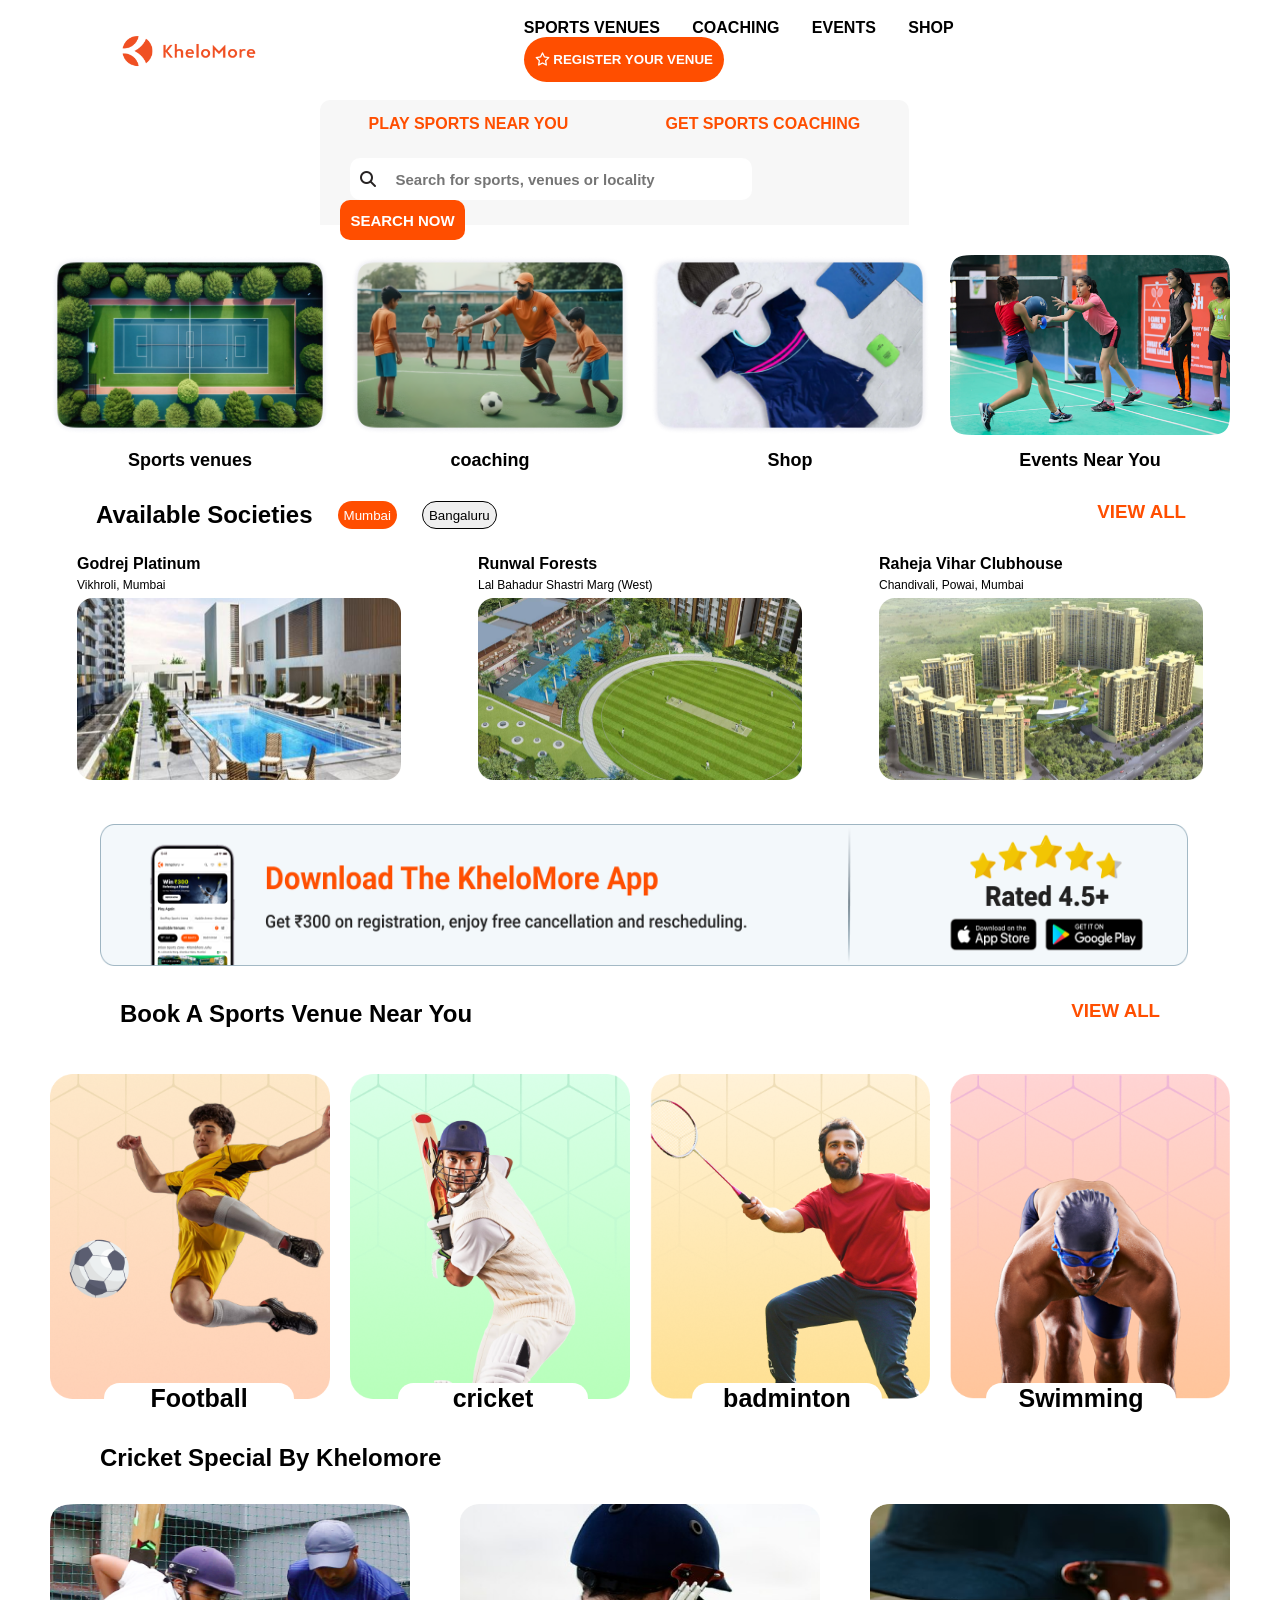
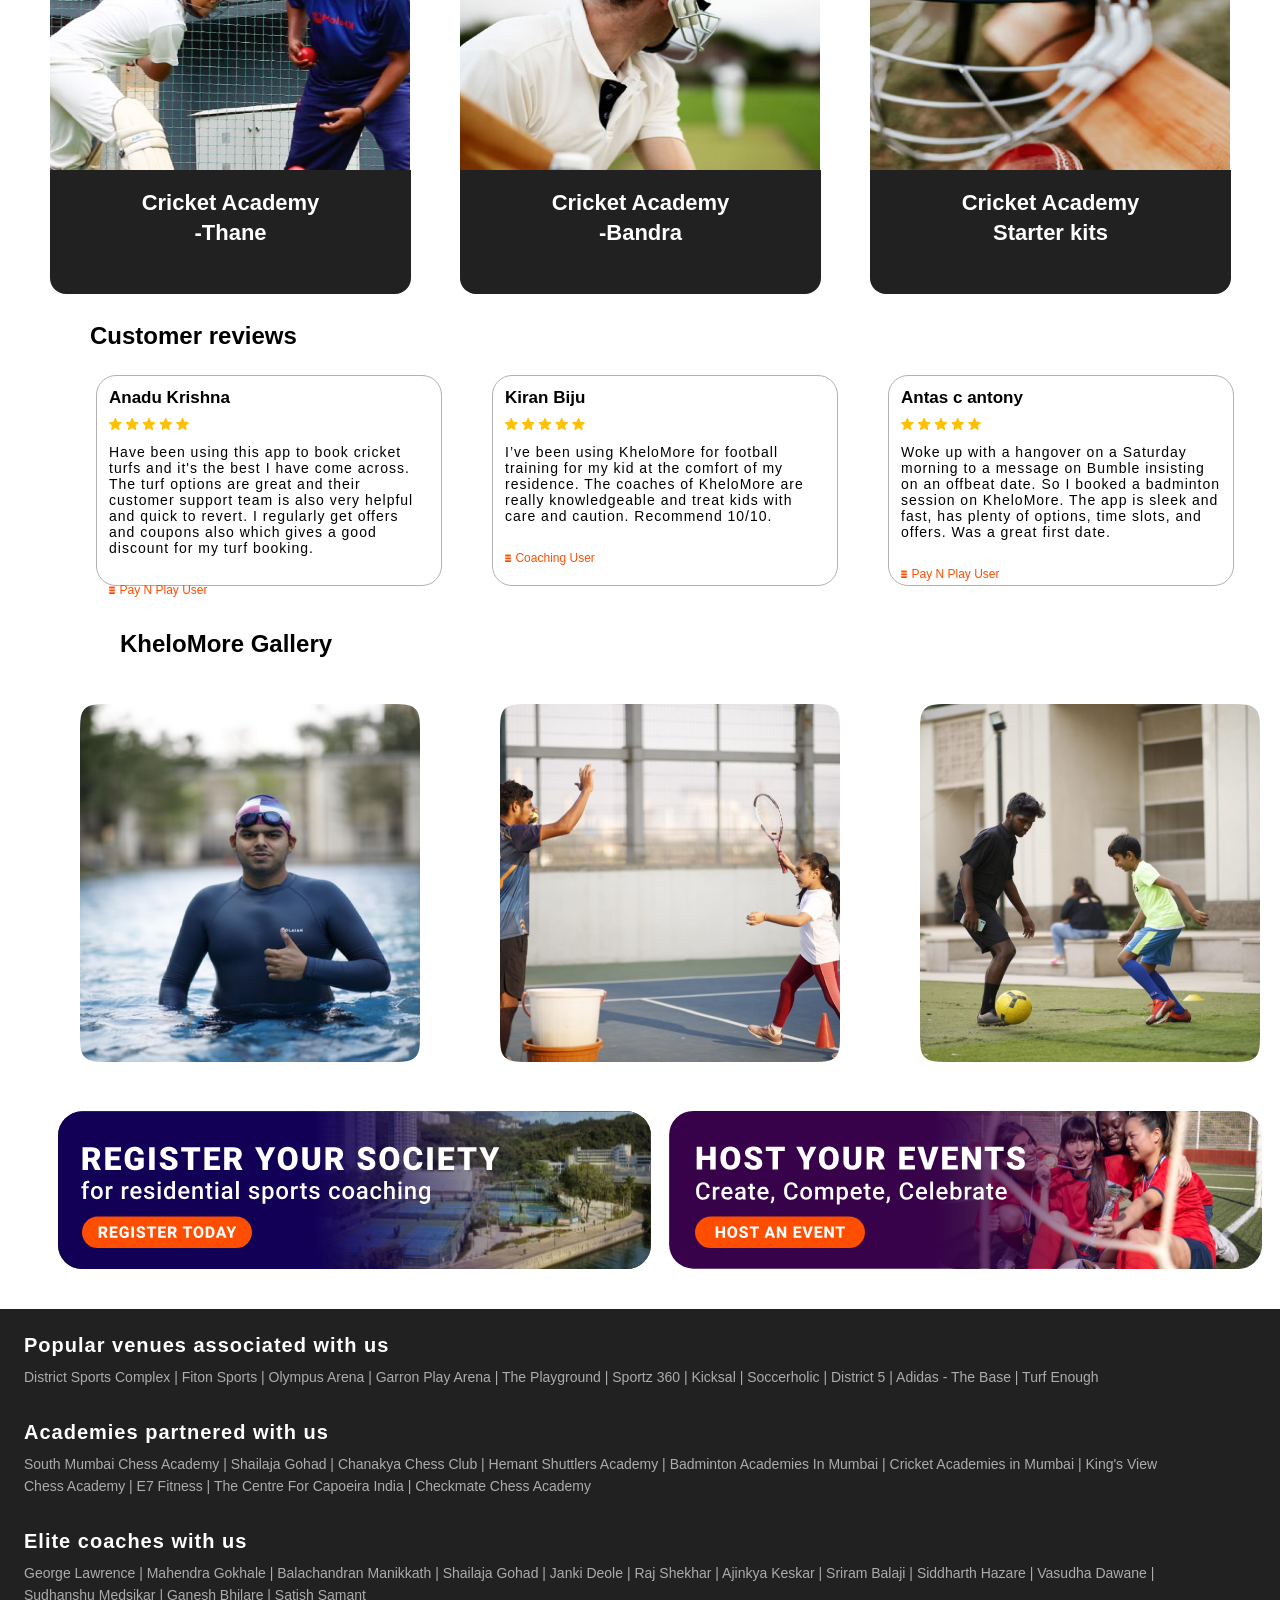
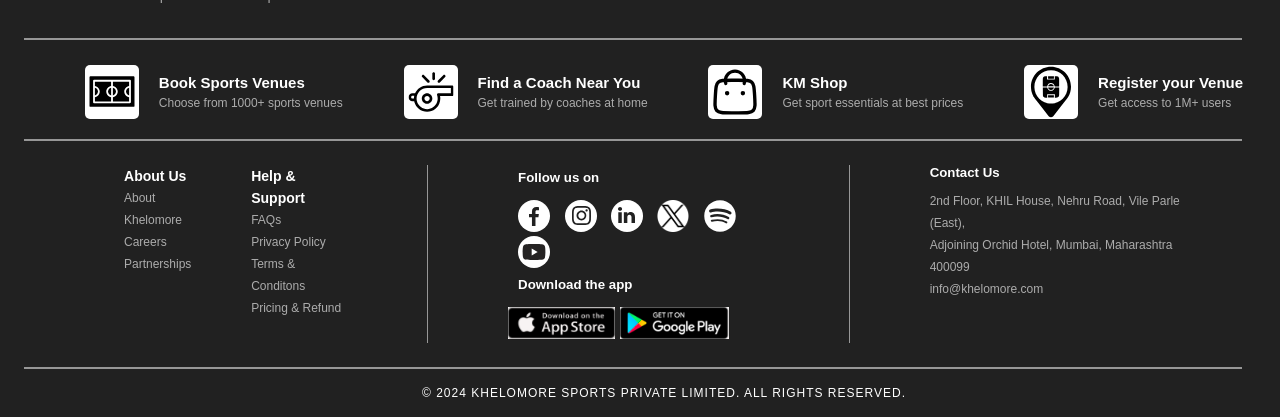
<file: index.html>
<!DOCTYPE html>
<html lang="en">

<head>
    <meta charset="UTF-8">
    <meta name="viewport" content="width=device-width, initial-scale=1.0">
    <link rel="stylesheet" href="style.css">
    <link rel="stylesheet" href="https://cdnjs.cloudflare.com/ajax/libs/font-awesome/6.7.1/css/all.min.css"
        integrity="sha512-5Hs3dF2AEPkpNAR7UiOHba+lRSJNeM2ECkwxUIxC1Q/FLycGTbNapWXB4tP889k5T5Ju8fs4b1P5z/iB4nMfSQ=="
        crossorigin="anonymous" referrerpolicy="no-referrer" />
        <link rel="shortcut icon" type="x-icon" href="https://play-lh.googleusercontent.com/2mEzRJQceju1TMzs6WI_1rLDYjkfHWMY2HbHe16J5brapGnkLaJz7J-d10Swc6V0SLo">
    <title>khelomore</title>
</head>

<body>
    <header>
        <div class="nav-bar">
            <div class="nav-logo">
                <div class="logo"></div>
            </div>
            <div class="booking-opt">
                <p>SPORTS VENUES</p>
                <p>COACHING</p>
                <p>EVENTS</p>
                <p>SHOP</p>
                <p><button><i class="fa-regular fa-star"></i> REGISTER YOUR VENUE</button></p>
            </div>
        </div>
    </header>
    <section>
        <div class="panal">
            <div class="select-panal">
                <p>play sports near you</p>
                <p>get sports coaching</p>
            </div>
            <div class="search-panal">
                <i class="fa-solid fa-magnifying-glass"></i>
                <input placeholder="Search for sports, venues or locality" class="search-input">
                <button>search now</button>
            </div>
        </div>

        <!-- first section -->
        <div class="content">

            <div class="content-box">
                <img class="content-img" src="kelomoreimg/sports venues.png" alt="venues">
                <p>Sports venues</p>
            </div>
            <div class="content-box">
                <img class="content-img" src="kelomoreimg/coaching.png" alt="coaching">
                <p>coaching</p>
            </div>
            <div class="content-box">
                <img class="content-img" src="kelomoreimg/Shop.png" alt="shop">
                <p>Shop</p>
            </div>
            <div class="content-box">
                <img class="content-img" src="kelomoreimg/event desk.png" alt="event">
                <p>Events Near You</p>
            </div>
        </div>
        <!-- available societies -->
        <div class="places">
            <div class="available-places">
                <h2>Available Societies</h2>
                <button class="places-button1">Mumbai</button>
                <button class="places-button2">Bangaluru</button>
            </div>
            <div>
                <h3>view all</h3>
            </div>
        </div>
        <div class="location">
            <div class="location-box">
                <h4> Godrej Platinum</h4>
                <p> Vikhroli, Mumbai</p>
                <img class="location-img" src="kelomoreimg/mumbai1.png" alt="mumbai photo">
            </div>
            <div class="location-box">
                <h4> Runwal Forests</h4>
                <p> Lal Bahadur Shastri Marg (West)</p>
                <img class="location-img" src="kelomoreimg/mumbai2.png" alt="mumbai photo">
            </div>
            <div class="location-box">
                <h4>Raheja Vihar Clubhouse</h4>
                <p>Chandivali, Powai, Mumbai</p>
                <img class="location-img" src="kelomoreimg/mumbai3.png" alt="mumbai photo">
            </div>
        </div>
        <!-- App Bannar -->
        <div>
            <img class="app-bannar" src="kelomoreimg/app bannar.png" alt="App Bannar ">
        </div>
        <!-- sports -->
        <div class="sports">
            <h2>Book A Sports Venue Near You</h2>
            <h3>view all</h3>
        </div>
        <div class="sports-items">
            <div class="sports-items-box">
                <img class="sports-items-img" src="kelomoreimg/football.png" alt="football">
            </div>
            <div class="sports-items-box">
                <img class="sports-items-img" src="kelomoreimg/cricket.png" alt="cricket">

            </div>
            <div class="sports-items-box">
                <img class="sports-items-img" src="kelomoreimg/badminton.png" alt="badminton">

            </div>
            <div class="sports-items-box">
                <img class="sports-items-img" src="kelomoreimg/swim.png" alt="swiming">
            </div>

        </div>
        <div class="sports-name">
            <div class="name"><button>Football</button></div>
            <div class="name"><button>cricket</button></div>
            <div class="name"><button>badminton</button></div>
            <div class="name"><button>Swimming</button></div>
        </div>
        <!-- cricket special -->
        <div class="cricket">
            <h2>Cricket Special By Khelomore</h2>
        </div>
        <div class="cricket-coach">
            <div class="cricket-box">
                <img class="coaching-img" src="kelomoreimg/ckt1.png" alt="image">
                <div class="coaching-place">Cricket Academy <br>-Thane</div>
            </div>
            <div class="cricket-box">
                <img class="coaching-img" src="kelomoreimg/ckt2.png" alt="image">
                <div class="coaching-place">Cricket Academy <br>-Bandra</div>
            </div>
            <div class="cricket-box">
                <img class="coaching-img" src="kelomoreimg/ckt3.png" alt="image">
                <div class="coaching-place">Cricket Academy <br>Starter kits</div>
            </div>
        </div>
        <!--customer reveiw -->
        <div class="review-heading">
            <h2>Customer reviews</h2>
        </div>
        <div class="review">
            <div class="review-block">
                <div class="block-head">
                    Anadu Krishna
                </div>
                <img class="img-review" src="kelomoreimg/reviewStar.png" alt="star">
                <p>Have been using this app to book cricket turfs and it's the best I have come across. The turf options
                    are great and their customer support team is also very helpful and quick to revert. I regularly get
                    offers and coupons also which gives a good discount for my turf booking.</p>
                <img class="review-tag" src="kelomoreimg/reviewTag.png" alt="teg">
                <span>Pay N Play User</span>
            </div>
            <div class="review-block">
                <div class="block-head">
                   Kiran Biju
                </div>
                <img class="img-review" src="kelomoreimg/reviewStar.png" alt="star">
                <p>I’ve been using KheloMore for football training for my kid at the comfort of my residence. The
                    coaches of KheloMore are really knowledgeable and treat kids with care and caution. Recommend 10/10.
                </p>
                <img class="review-tag" src="kelomoreimg/reviewTag.png" alt="teg">
                <span>Coaching User</span>
            </div>
            <div class="review-block">
                <div class="block-head">
                    Antas c antony
                </div>
                <img class="img-review" src="kelomoreimg/reviewStar.png" alt="star">
                <p> Woke up with a hangover on a Saturday morning to a message on Bumble insisting on an offbeat date.
                    So I booked a badminton session on KheloMore. The app is sleek and fast, has plenty of options, time
                    slots, and offers. Was a great first date.</p>
                <img class="review-tag" src="kelomoreimg/reviewTag.png" alt="teg">
                <span>Pay N Play User</span>
            </div>
        </div>
        <div class="gallery">
            <h2>KheloMore Gallery</h2>
        </div>
        <div class="gallery-items">
            <div class="gallery-items-box">
                <img class="gallery-items-img" src="kelomoreimg/swim-practice.png" alt="football">
            </div>
            <div class="gallery-items-box">
                <img class="gallery-items-img" src="kelomoreimg/badminton-practice.png" alt="badminton">

            </div>
            <div class="gallery-items-box">
                <img class="gallery-items-img" src="kelomoreimg/football-practice.png" alt="football">
           </div>

        </div>
        <div class="last-panal">
            <img src="kelomoreimg/reg.today.svg" alt="registeration">
            <img src="kelomoreimg/host.svg" alt="host">
        </div>
    </section>
    <!-- footer -->
    <footer>
        <div class="last-block">
            <h2>Popular venues associated with us</h2>
            <p>District Sports Complex | Fiton Sports | Olympus Arena | Garron Play Arena | The Playground | Sportz 360 | Kicksal | Soccerholic | District 5 | Adidas - The Base | Turf Enough</p>
           <h2>Academies partnered with us</h2>
           <p>South Mumbai Chess Academy | Shailaja Gohad | Chanakya Chess Club | Hemant Shuttlers Academy | Badminton Academies In Mumbai | Cricket Academies in Mumbai | King's View <br>Chess Academy | E7 Fitness | The Centre For Capoeira India | Checkmate Chess Academy</p>
           <h2>Elite coaches with us</h2>
           <p>George Lawrence | Mahendra Gokhale | Balachandran Manikkath | Shailaja Gohad | Janki Deole | Raj Shekhar | Ajinkya Keskar | Sriram Balaji | Siddharth Hazare | Vasudha Dawane |<br> Sudhanshu Medsikar | Ganesh Bhilare | Satish Samant</p>
        </div>
        <!-- last booking section -->
            <hr><!-- making line -->
        <div class="last-enq">
            <div class="sticker">
                <img class="last-img" src="kelomoreimg/ground.svg" alt="ground">
                <div class="last-para">
                <h6>Book Sports Venues</h6>
                <p>Choose from 1000+ sports venues</p>
            </div>
            </div>
             <div class="sticker"> 
                <img class="last-img" src="kelomoreimg/coach stk.svg" alt="ground">
                <div class="last-para">
                <h6>Find a Coach Near You</h6>
                <p>Get trained by coaches at home</p>
            </div>
            </div>
            <div class="sticker"> 
                <img class="last-img" src="kelomoreimg/bag.svg" alt="ground">
                <div class="last-para">
                <h6>KM Shop</h6>
                <p>Get sport essentials at best prices</p>
            </div>
            </div>
            <div class="sticker"> 
                <img class="last-img" src="kelomoreimg/location-stk.svg" alt="ground">
                <div class="last-para">
                <h6>Register your Venue</h6>
                <p>Get access to 1M+ users</p>
            </div>
            </div>
        </div>
        <hr><!-- making line -->
        <div class="end">
            <div class="end-details">
                <div class="about">
                    <h3>About Us</h3>
                    <p>About Khelomore</p>
                    <p>Careers</p>
                    <p>Partnerships</p>
                </div>
                <div class="help">
                    <h3>Help & Support</h3>
                   <p>FAQs <br>
                     Privacy Policy <br>
                    Terms & Conditons <br>
                    Pricing & Refund</p>
                 </div>
            </div>
            <div class="media">
                <div class="social-md">
                <h5>Follow us on</h5>
                <img class="md-img" src="kelomoreimg/fb.svg" alt="logo">
                <img class="md-img"  src="kelomoreimg/ins.svg" alt="logo">
                <img class="md-img"  src="kelomoreimg/in.svg" alt="logo">
                <img class="md-img"  src="kelomoreimg/xIcon.png" alt="logo">
                <img class="md-img"  src="kelomoreimg/spoty.svg" alt="logo">
                <img class="md-img"  src="kelomoreimg/ut.svg" alt="logo">
            </div>
                <h5>Download the app</h5>
                <div class="store">
                <img class="md-store-img" src="kelomoreimg/app-store.svg" alt="store">
                <img class="md-store-img" src="kelomoreimg/play-store.svg" alt="store">
                </div>
                </div>
               <div class="contact">
                    <h5>Contact Us</h5>
                    <p>2nd Floor, KHIL House, Nehru Road, Vile Parle (East),<br>Adjoining Orchid Hotel, Mumbai, Maharashtra 400099 <br>info@khelomore.com</p>
            </div>
        </div>
        <hr><!-- making line -->
        <div class="rights">© 2024 Khelomore Sports Private Limited. All Rights Reserved.</div>
    </footer>
</body>

</html>
</file>
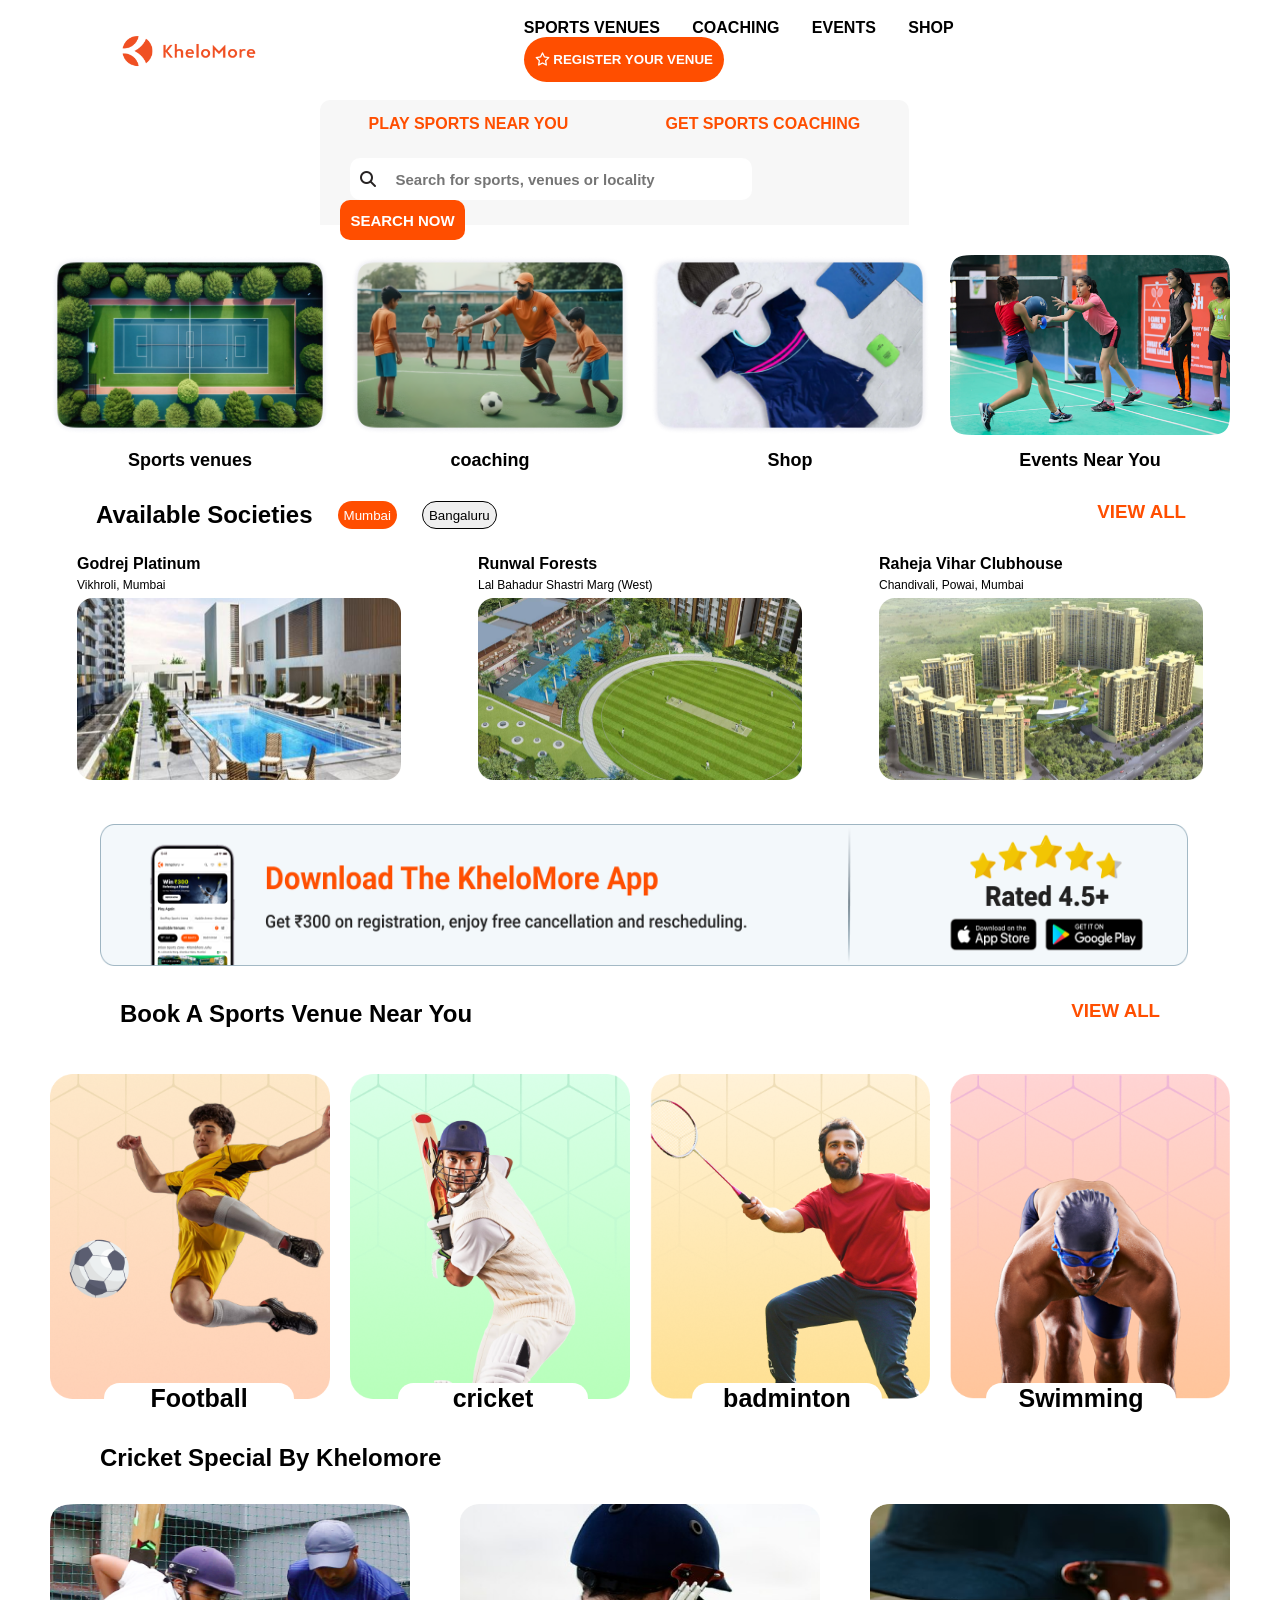
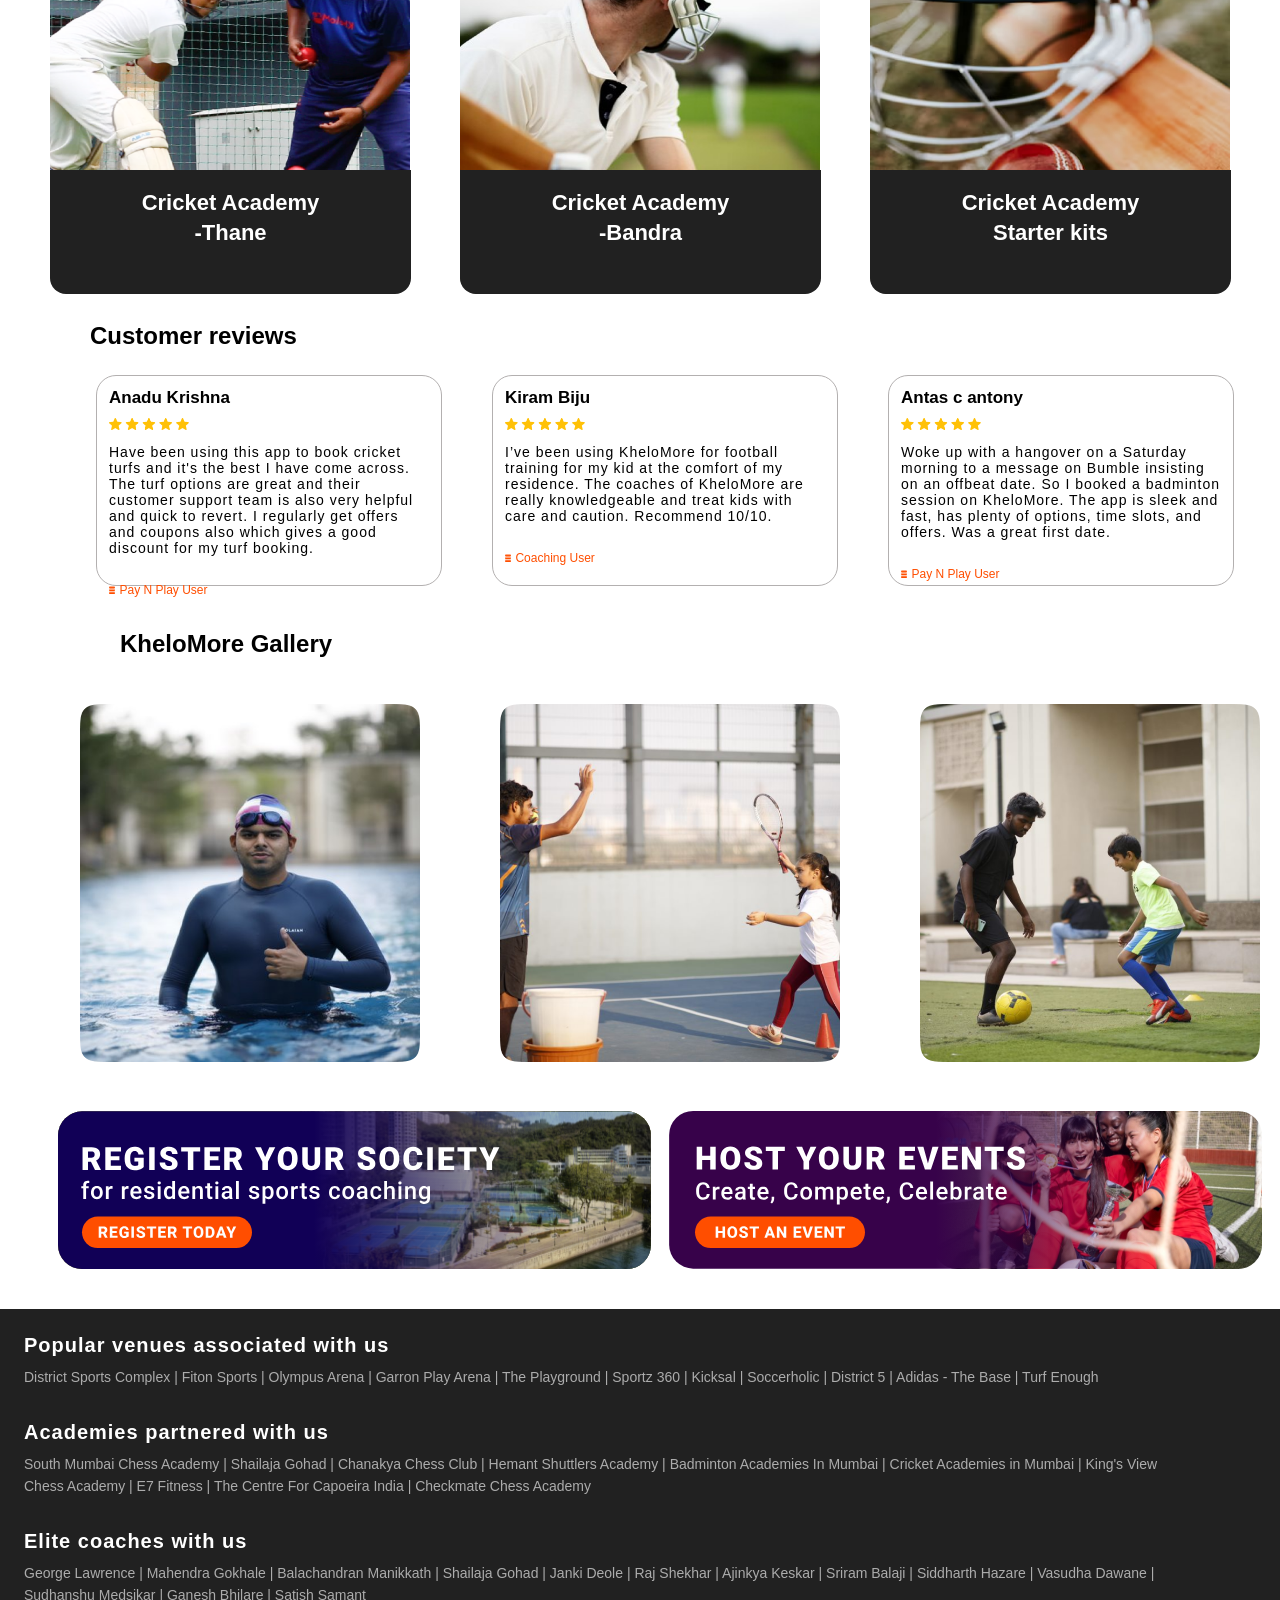
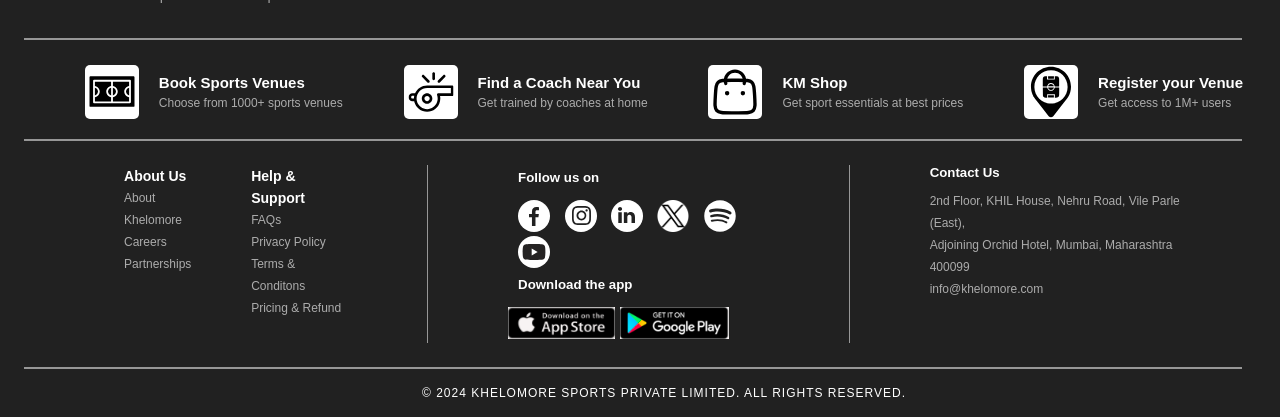
<file: index .html>
<!DOCTYPE html>
<html lang="en">

<head>
    <meta charset="UTF-8">
    <meta name="viewport" content="width=device-width, initial-scale=1.0">
    <link rel="stylesheet" href="style.css">
    <link rel="stylesheet" href="https://cdnjs.cloudflare.com/ajax/libs/font-awesome/6.7.1/css/all.min.css"
        integrity="sha512-5Hs3dF2AEPkpNAR7UiOHba+lRSJNeM2ECkwxUIxC1Q/FLycGTbNapWXB4tP889k5T5Ju8fs4b1P5z/iB4nMfSQ=="
        crossorigin="anonymous" referrerpolicy="no-referrer" />
        <link rel="shortcut icon" type="x-icon" href="https://play-lh.googleusercontent.com/2mEzRJQceju1TMzs6WI_1rLDYjkfHWMY2HbHe16J5brapGnkLaJz7J-d10Swc6V0SLo">
    <title>khelomore</title>
</head>

<body>
    <header>
        <div class="nav-bar">
            <div class="nav-logo">
                <div class="logo"></div>
            </div>
            <div class="booking-opt">
                <p>SPORTS VENUES</p>
                <p>COACHING</p>
                <p>EVENTS</p>
                <p>SHOP</p>
                <p><button><i class="fa-regular fa-star"></i> REGISTER YOUR VENUE</button></p>
            </div>
        </div>
    </header>
    <section>
        <div class="panal">
            <div class="select-panal">
                <p>play sports near you</p>
                <p>get sports coaching</p>
            </div>
            <div class="search-panal">
                <i class="fa-solid fa-magnifying-glass"></i>
                <input placeholder="Search for sports, venues or locality" class="search-input">
                <button>search now</button>
            </div>
        </div>

        <!-- first section -->
        <div class="content">

            <div class="content-box">
                <img class="content-img" src="kelomoreimg/sports venues.png" alt="venues">
                <p>Sports venues</p>
            </div>
            <div class="content-box">
                <img class="content-img" src="kelomoreimg/coaching.png" alt="coaching">
                <p>coaching</p>
            </div>
            <div class="content-box">
                <img class="content-img" src="kelomoreimg/Shop.png" alt="shop">
                <p>Shop</p>
            </div>
            <div class="content-box">
                <img class="content-img" src="kelomoreimg/event desk.png" alt="event">
                <p>Events Near You</p>
            </div>
        </div>
        <!-- available societies -->
        <div class="places">
            <div class="available-places">
                <h2>Available Societies</h2>
                <button class="places-button1">Mumbai</button>
                <button class="places-button2">Bangaluru</button>
            </div>
            <div>
                <h3>view all</h3>
            </div>
        </div>
        <div class="location">
            <div class="location-box">
                <h4> Godrej Platinum</h4>
                <p> Vikhroli, Mumbai</p>
                <img class="location-img" src="kelomoreimg/mumbai1.png" alt="mumbai photo">
            </div>
            <div class="location-box">
                <h4> Runwal Forests</h4>
                <p> Lal Bahadur Shastri Marg (West)</p>
                <img class="location-img" src="kelomoreimg/mumbai2.png" alt="mumbai photo">
            </div>
            <div class="location-box">
                <h4>Raheja Vihar Clubhouse</h4>
                <p>Chandivali, Powai, Mumbai</p>
                <img class="location-img" src="kelomoreimg/mumbai3.png" alt="mumbai photo">
            </div>
        </div>
        <!-- App Bannar -->
        <div>
            <img class="app-bannar" src="kelomoreimg/app bannar.png" alt="App Bannar ">
        </div>
        <!-- sports -->
        <div class="sports">
            <h2>Book A Sports Venue Near You</h2>
            <h3>view all</h3>
        </div>
        <div class="sports-items">
            <div class="sports-items-box">
                <img class="sports-items-img" src="kelomoreimg/football.png" alt="football">
            </div>
            <div class="sports-items-box">
                <img class="sports-items-img" src="kelomoreimg/cricket.png" alt="cricket">

            </div>
            <div class="sports-items-box">
                <img class="sports-items-img" src="kelomoreimg/badminton.png" alt="badminton">

            </div>
            <div class="sports-items-box">
                <img class="sports-items-img" src="kelomoreimg/swim.png" alt="swiming">
            </div>

        </div>
        <div class="sports-name">
            <div class="name"><button>Football</button></div>
            <div class="name"><button>cricket</button></div>
            <div class="name"><button>badminton</button></div>
            <div class="name"><button>Swimming</button></div>
        </div>
        <!-- cricket special -->
        <div class="cricket">
            <h2>Cricket Special By Khelomore</h2>
        </div>
        <div class="cricket-coach">
            <div class="cricket-box">
                <img class="coaching-img" src="kelomoreimg/ckt1.png" alt="image">
                <div class="coaching-place">Cricket Academy <br>-Thane</div>
            </div>
            <div class="cricket-box">
                <img class="coaching-img" src="kelomoreimg/ckt2.png" alt="image">
                <div class="coaching-place">Cricket Academy <br>-Bandra</div>
            </div>
            <div class="cricket-box">
                <img class="coaching-img" src="kelomoreimg/ckt3.png" alt="image">
                <div class="coaching-place">Cricket Academy <br>Starter kits</div>
            </div>
        </div>
        <!--customer reveiw -->
        <div class="review-heading">
            <h2>Customer reviews</h2>
        </div>
        <div class="review">
            <div class="review-block">
                <div class="block-head">
                    Anadu Krishna
                </div>
                <img class="img-review" src="kelomoreimg/reviewStar.png" alt="star">
                <p>Have been using this app to book cricket turfs and it's the best I have come across. The turf options
                    are great and their customer support team is also very helpful and quick to revert. I regularly get
                    offers and coupons also which gives a good discount for my turf booking.</p>
                <img class="review-tag" src="kelomoreimg/reviewTag.png" alt="teg">
                <span>Pay N Play User</span>
            </div>
            <div class="review-block">
                <div class="block-head">
                    Kiram Biju
                </div>
                <img class="img-review" src="kelomoreimg/reviewStar.png" alt="star">
                <p>I’ve been using KheloMore for football training for my kid at the comfort of my residence. The
                    coaches of KheloMore are really knowledgeable and treat kids with care and caution. Recommend 10/10.
                </p>
                <img class="review-tag" src="kelomoreimg/reviewTag.png" alt="teg">
                <span>Coaching User</span>
            </div>
            <div class="review-block">
                <div class="block-head">
                    Antas c antony
                </div>
                <img class="img-review" src="kelomoreimg/reviewStar.png" alt="star">
                <p> Woke up with a hangover on a Saturday morning to a message on Bumble insisting on an offbeat date.
                    So I booked a badminton session on KheloMore. The app is sleek and fast, has plenty of options, time
                    slots, and offers. Was a great first date.</p>
                <img class="review-tag" src="kelomoreimg/reviewTag.png" alt="teg">
                <span>Pay N Play User</span>
            </div>
        </div>
        <div class="gallery">
            <h2>KheloMore Gallery</h2>
        </div>
        <div class="gallery-items">
            <div class="gallery-items-box">
                <img class="gallery-items-img" src="kelomoreimg/swim-practice.png" alt="football">
            </div>
            <div class="gallery-items-box">
                <img class="gallery-items-img" src="kelomoreimg/badminton-practice.png" alt="badminton">

            </div>
            <div class="gallery-items-box">
                <img class="gallery-items-img" src="kelomoreimg/football-practice.png" alt="football">
           </div>

        </div>
        <div class="last-panal">
            <img src="kelomoreimg/reg.today.svg" alt="registeration">
            <img src="kelomoreimg/host.svg" alt="host">
        </div>
    </section>
    <!-- footer -->
    <footer>
        <div class="last-block">
            <h2>Popular venues associated with us</h2>
            <p>District Sports Complex | Fiton Sports | Olympus Arena | Garron Play Arena | The Playground | Sportz 360 | Kicksal | Soccerholic | District 5 | Adidas - The Base | Turf Enough</p>
           <h2>Academies partnered with us</h2>
           <p>South Mumbai Chess Academy | Shailaja Gohad | Chanakya Chess Club | Hemant Shuttlers Academy | Badminton Academies In Mumbai | Cricket Academies in Mumbai | King's View <br>Chess Academy | E7 Fitness | The Centre For Capoeira India | Checkmate Chess Academy</p>
           <h2>Elite coaches with us</h2>
           <p>George Lawrence | Mahendra Gokhale | Balachandran Manikkath | Shailaja Gohad | Janki Deole | Raj Shekhar | Ajinkya Keskar | Sriram Balaji | Siddharth Hazare | Vasudha Dawane |<br> Sudhanshu Medsikar | Ganesh Bhilare | Satish Samant</p>
        </div>
        <!-- last booking section -->
            <hr><!-- making line -->
        <div class="last-enq">
            <div class="sticker">
                <img class="last-img" src="kelomoreimg/ground.svg" alt="ground">
                <div class="last-para">
                <h6>Book Sports Venues</h6>
                <p>Choose from 1000+ sports venues</p>
            </div>
            </div>
             <div class="sticker"> 
                <img class="last-img" src="kelomoreimg/coach stk.svg" alt="ground">
                <div class="last-para">
                <h6>Find a Coach Near You</h6>
                <p>Get trained by coaches at home</p>
            </div>
            </div>
            <div class="sticker"> 
                <img class="last-img" src="kelomoreimg/bag.svg" alt="ground">
                <div class="last-para">
                <h6>KM Shop</h6>
                <p>Get sport essentials at best prices</p>
            </div>
            </div>
            <div class="sticker"> 
                <img class="last-img" src="kelomoreimg/location-stk.svg" alt="ground">
                <div class="last-para">
                <h6>Register your Venue</h6>
                <p>Get access to 1M+ users</p>
            </div>
            </div>
        </div>
        <hr><!-- making line -->
        <div class="end">
            <div class="end-details">
                <div class="about">
                    <h3>About Us</h3>
                    <p>About Khelomore</p>
                    <p>Careers</p>
                    <p>Partnerships</p>
                </div>
                <div class="help">
                    <h3>Help & Support</h3>
                   <p>FAQs <br>
                     Privacy Policy <br>
                    Terms & Conditons <br>
                    Pricing & Refund</p>
                 </div>
            </div>
            <div class="media">
                <div class="social-md">
                <h5>Follow us on</h5>
                <img class="md-img" src="kelomoreimg/fb.svg" alt="logo">
                <img class="md-img"  src="kelomoreimg/ins.svg" alt="logo">
                <img class="md-img"  src="kelomoreimg/in.svg" alt="logo">
                <img class="md-img"  src="kelomoreimg/xIcon.png" alt="logo">
                <img class="md-img"  src="kelomoreimg/spoty.svg" alt="logo">
                <img class="md-img"  src="kelomoreimg/ut.svg" alt="logo">
            </div>
                <h5>Download the app</h5>
                <div class="store">
                <img class="md-store-img" src="kelomoreimg/app-store.svg" alt="store">
                <img class="md-store-img" src="kelomoreimg/play-store.svg" alt="store">
                </div>
                </div>
               <div class="contact">
                    <h5>Contact Us</h5>
                    <p>2nd Floor, KHIL House, Nehru Road, Vile Parle (East),<br>Adjoining Orchid Hotel, Mumbai, Maharashtra 400099 <br>info@khelomore.com</p>
            </div>
        </div>
        <hr><!-- making line -->
        <div class="rights">© 2024 Khelomore Sports Private Limited. All Rights Reserved.</div>
    </footer>
</body>

</html>
</file>
<file: style.css>
*{
    margin: 0;
    border: border-box;
    font-family: sans-serif;
    /* background-color: #fff; */
}
 header{ 
     background-color: #fff; 
     width: 100%;
     height: 100px;
     
 } 
.nav-bar{
    background-color: #fff;
    width: 100%;
    height: 100px;
    text-transform: uppercase;
    display: flex;
    align-items: center;
    justify-content: space-around;
    top: 0;
    position:fixed;
    z-index: 1;

}
.nav-logo{
    width: 140px;
    height: 35px;
}
.logo{
    height: 35px;
    width: 100%;
    background-image: url(kelomoreimg/km-logo.png);
    background-size:cover;
}
.booking-opt p{
    display: inline;
    margin-left: 28px;
}
.booking-opt button{
    color: #ffff;
    background-color:#ff4e00;
    border-radius: 25px;
    border:none;
    width: 200px;
    height: 45px;
    font-weight: 700;
}
.booking-opt{ 
 color: black;
 font-weight: 700;
 width: 52%;
}
section{
    width: 100%;
    height: auto;
    background-color: #fff;
    position: relative;
}

/***  second panal  ***/
.panal{
width: 46%;
height: 125px;
background-color:rgb(247, 247, 247) ; 
margin-left: 25%;
border-top-left-radius:10px ;
border-top-right-radius: 10px;
}
.select-panal{
   text-transform:uppercase ;
   padding-top: 15px;
   font-weight: 700;
   color: #ff4e00;
   /* text-decoration: underline solid 2px; 
   text-underline-offset: 10px;*/
   display: flex;
   justify-content: space-around;
}
.search-panal{
   margin: 25px 25px 25px 10px;
   
}
.search-panal button{
    background-color: #ff4e00;
    border-radius: 10px;
    width: 125px;
    height: 40px;
    border: none;
    text-transform: uppercase ;
    color: white;
    font-weight: 700;
    font-size: 15px;
    margin-left: 10px;
}
 .search-panal i{ 
    position: relative;
    left: 30px;
    color: rgb(39, 35, 35);
}
.search-input{
    border-radius: 10px;
    border: none;
    width: 64%;
    height: 40px;
    font-weight: 600;
    font-size: 15px;
    padding-left:45px ;
}
/* first section */
.content{
 display: flex;
 justify-content: center;   
}
.content-box{
color: black;
font-size: 18px;
font-weight: 700;
text-align: center;

}
.content-img{
 width:280px;
 height: 180px;
 margin: 30px 10px 10px 10px;
}
/* available socities */
.places{
    display: flex;
    justify-content: space-between;
    padding: 30px 24px 1rem 1rem;

}
.available-places{
    display:flex;
    padding-left: 80px;
}  
.places-button1{
    background-color: #ff4e00;
    border: none;
    border-radius: 20px;
    color: #fff;
    margin-left: 25px;
}
.places-button2{
    border: 0.1px solid;
    border-radius: 20px;
    margin-left: 25px;
}
.places h3{
    padding-right: 70px;
    cursor: pointer;
    color: #ff4e00;
    text-transform: uppercase;
}
/* exect loction */
.location{
    display: flex;
    justify-content: space-evenly;
    padding-top: 10px;
}
.location-box p{
    font-size: 12px;
    padding-top: 5px;
    padding-bottom: 6px;
}
.location-img{
    width: 324px;
    height: 182px;
}
.app-bannar{
    width: 85%;
    height: 142px;
    margin-top:40px;
    margin-left: 100px;
}
/* sport */
.sports{
    display: flex;
    justify-content: space-between;
    padding: 30px 120px 1rem 120px;
}
.sports h3{
    cursor: pointer;
    color: #ff4e00;
    text-transform: uppercase;
}
.sports-items{
    display: flex;
    justify-content: center;  
}
.sports-items-img{
    width:280px;
    height: 325px;
    margin: 30px 10px 0px 10px;
}
.sports-name{
    display: flex;
    justify-content: space-evenly;
    margin-top: -20px;
    
}
.name button{
    background-color: #fff;
    font-size: 25px;
    font-weight: 700;
    border-radius: 20px;
    border: none;
    width: 190px; 
}
/* cricket special */
.cricket{
   padding: 30px 0px 0px 100px; 
}
.cricket-coach{ 
display: flex;
 justify-content: center; 
 width: 100%;
 height: 450px;

}
.coaching-img{
    width: 360px;
    height: 390px;
    margin: 2rem 25px 0px 25px;
    
}
.coaching-place {
    color: #fff;
    background-color: #212121;
    width: 325px;
    height: 88px;
    font-size: 22px;
    font-weight:600 ;
    padding:18px ;
    text-align: center;
    top:-128px;
    position: relative;
    left: 25px;
    line-height: 30px;
    border-bottom-right-radius:16px;
    border-bottom-left-radius:16px;
}
.review-heading{
    padding-left: 90px;
    
}
.review{
    background-color: white;
    height: 225px;
    width: 100%;
    display: flex;
    justify-content: center;
    padding-top: 25px;
}
.review-block{
    width: 25%;
    height: 185px;
    padding: 12px;
    border: solid 1px rgb(179, 176, 176);
    margin-left: 50px;
    text-align: left;
    border-radius: 20px;
    
}
.block-head{
    font-size: 17px;
    font-weight: 700;
    color: #000;
    
}
.img-review{
    width: 80px;
    height:12px;
    padding-top: 10px;
}
.review-block p{
    padding-top: 10px;
    color: #000;
    letter-spacing: 1px;
    font-size: 14px;
    
}
.review-tag{
    padding-top: 30px;
    width: 6px;
    height: 8px;
}
.review-block span{
    font-size: 12px;
    color: #ff4e00;
}
.gallery h2{
    padding: 30px 120px 1rem 120px;
}
.gallery-items{
    display: flex;
    justify-content: center;  
}
.gallery-items-box{
    padding-left: 60px;
    padding-bottom: 45px;
}
.gallery-items-img{
    width: 340px;
    height: 358px;
    margin: 30px 10px 0px 10px;
}
.last-panal{
    margin-left: 40px;
    display: flex;
    justify-content: space-evenly;
}

/* footer */
footer{
    width: 100%;
    height: auto;
    padding: 24px 24px 0px 24px;
    background: #212121;
    margin-top: 40px;
}
.last-block h2{
    color: #FFFFFF;
    font-size: 20px;
    letter-spacing: 1px;
    line-height: 25px;
}
.last-block p{
    margin: 8px 0px 32px 0px;
    font-size: 14px;
    font-weight: 400;
    line-height: 22px;
    color: #acacac;
}
/* last booking section */
hr{
  color: #979797;
  width: 95%;
  margin: 0;
  border-style: solid;
}
.last-enq{
    display: flex;
    justify-content: space-evenly;
    margin-bottom: 20px;

}
.sticker{
    display: flex;
    margin-top: 25px;
    align-items: center;
}
.last-img{
    background-color: #ffffff;
    width: 54px;
    height: 54px;
    border-radius: 5px;
}
.last-para{
    padding-left: 20px;
}
.last-para h6{
    color: #ffffff;
    font-size: 15px;
    font-weight: 700;
    line-height: 15px;
    margin-bottom: 6px;
}
.last-para p{
    font-size: 12px;
    color: #acacac;
} 
.end{
    display: flex;
    padding: 24px 100px;
}
.end-details{
    display: flex;
    justify-content: space-evenly;
    border-right: 1px solid #979797;
    padding-right: 80px;  
}
.about{
    color: #acacac;  
    font-size: 12px;
    font-weight: 400;
    line-height: 22px
}
.about h3{
 color: #ffffff;
 font-weight: 700;
}
.help{
    color: #acacac;  
    font-size: 12px;
    font-weight: 400;
    line-height: 22px;
    padding-left:40px;
    
}
.help h3{
    color: #ffffff;
    font-weight: 700;
    
}
.media{
color: #ffffff;
padding-left: 80px;
border-right: 1px solid #979797;   
padding-right: 80px;


}
.md-img{
    width: 32px;
    height: 32px;
    padding-left: 10px;
}
.md-store-img{
    
    background-color: #f7f3f3;

}

.media h5{
    padding: 5px 0px 15px 10px;
}
.contact{
    padding-left: 80px;
}
.contact p{
    color: #acacac;  
    font-size: 12px;
    font-weight: 400;
    line-height: 22px
}
.contact h5{
    color: #ffffff;
    font-weight: 700;
    padding-bottom: 10px;  
}
.rights{
    display: flex;
    justify-content:center ;
    align-items: center;
    height: 48px;
    text-transform: uppercase;
    color: #ffffff;
    font-size: 12px;
    font-weight: 500;
    letter-spacing: 1px;
}
</file>
